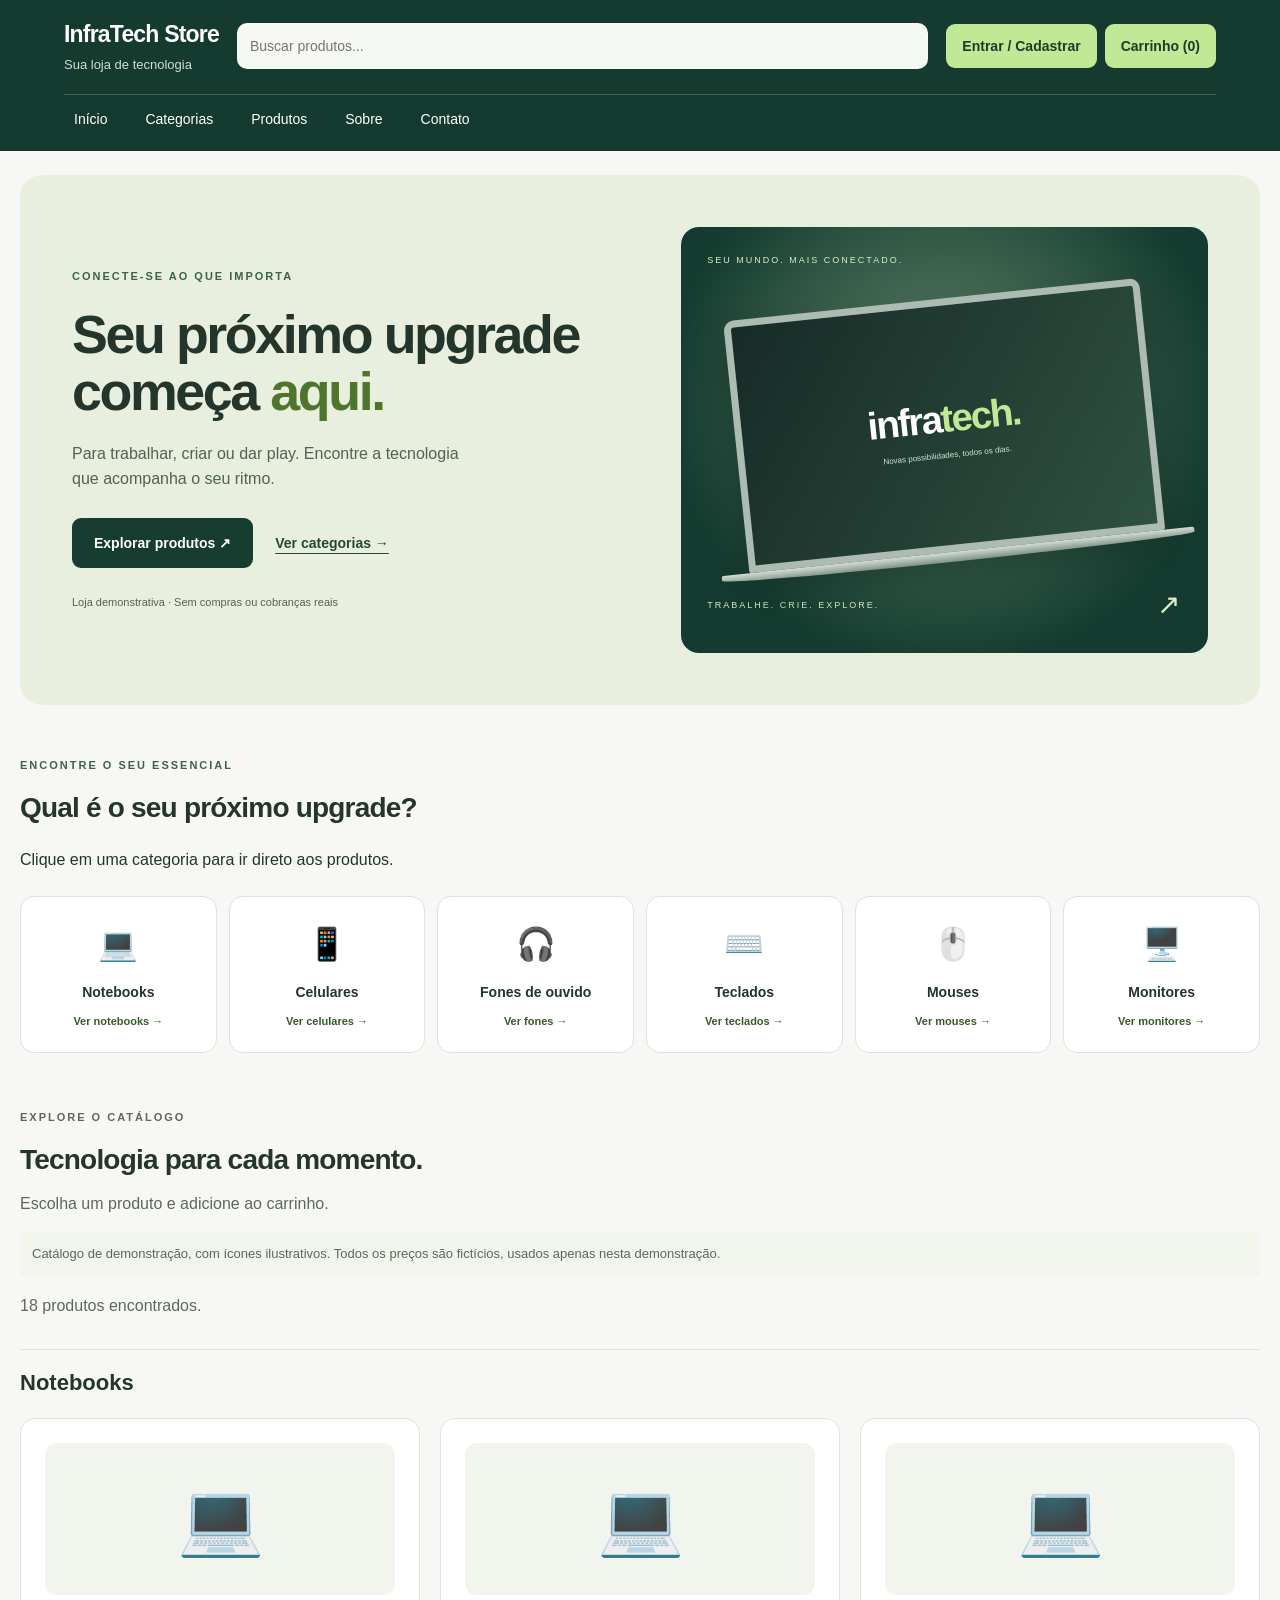
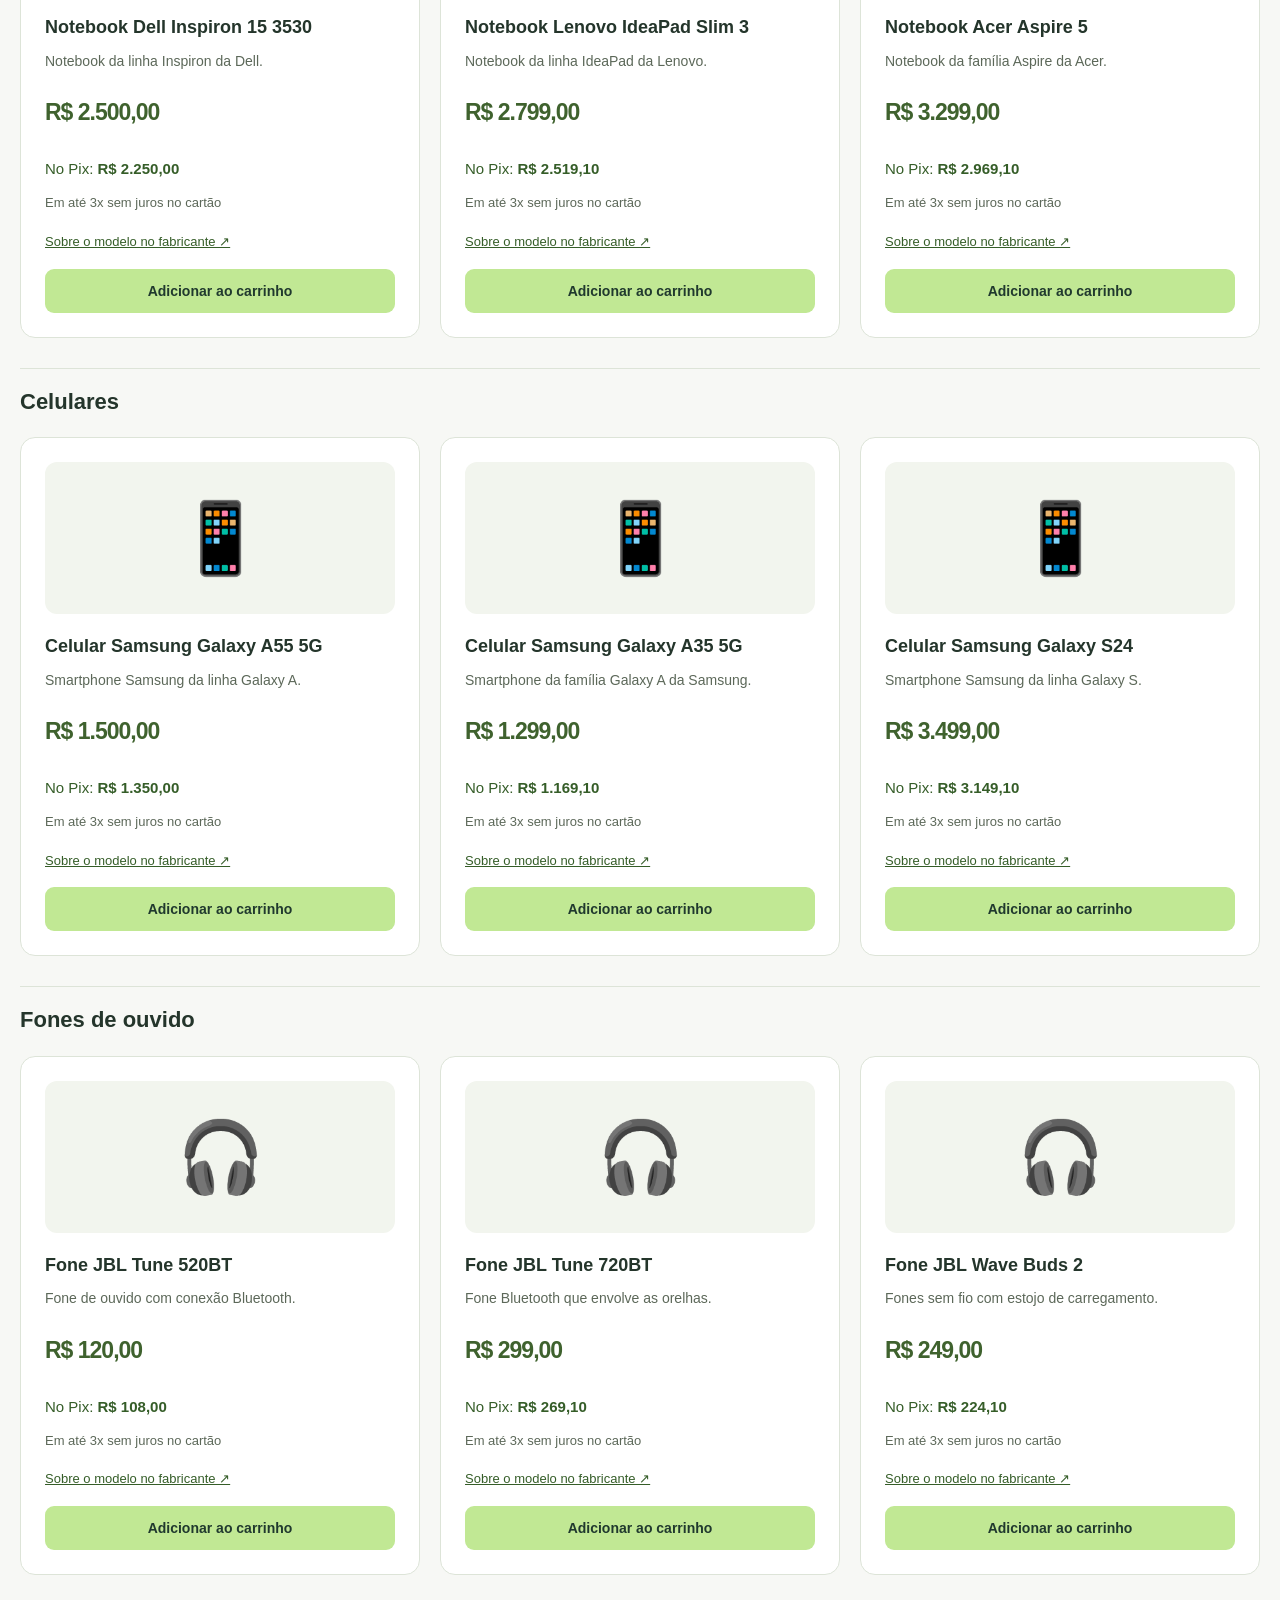
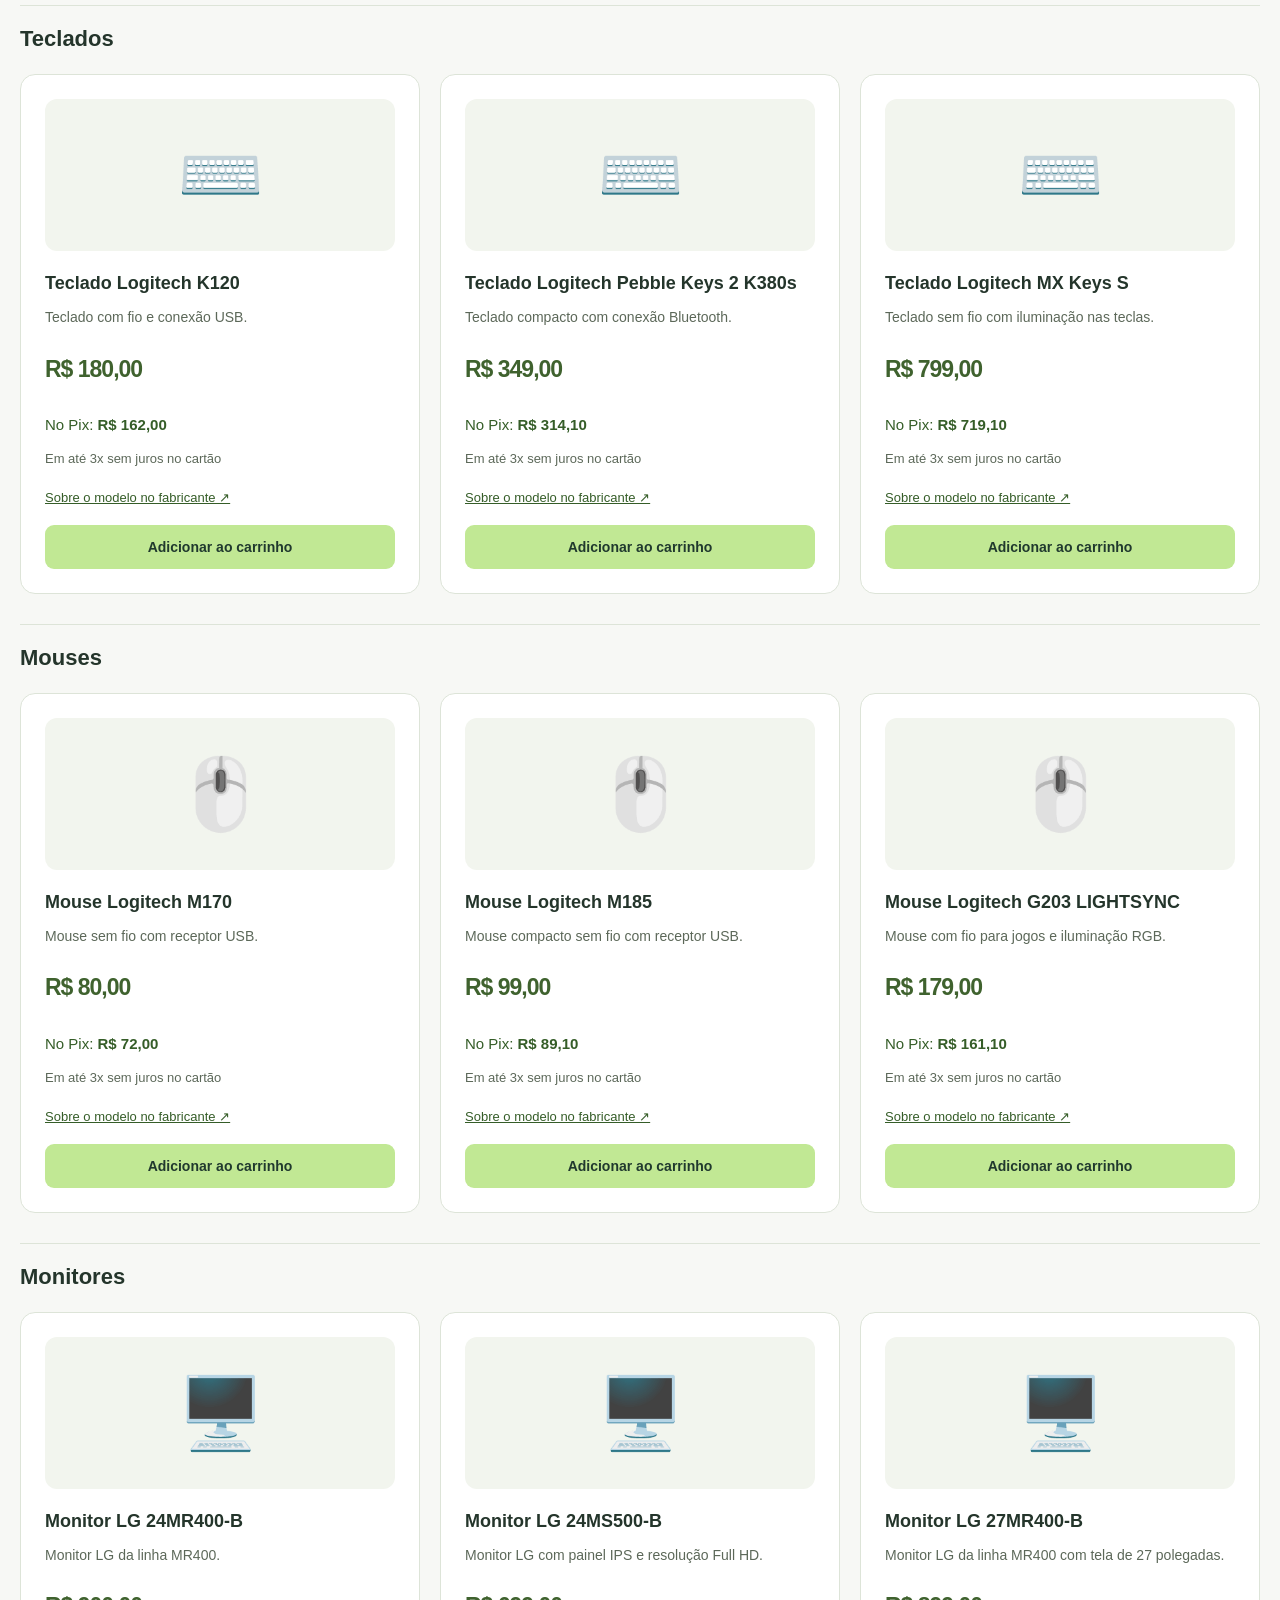
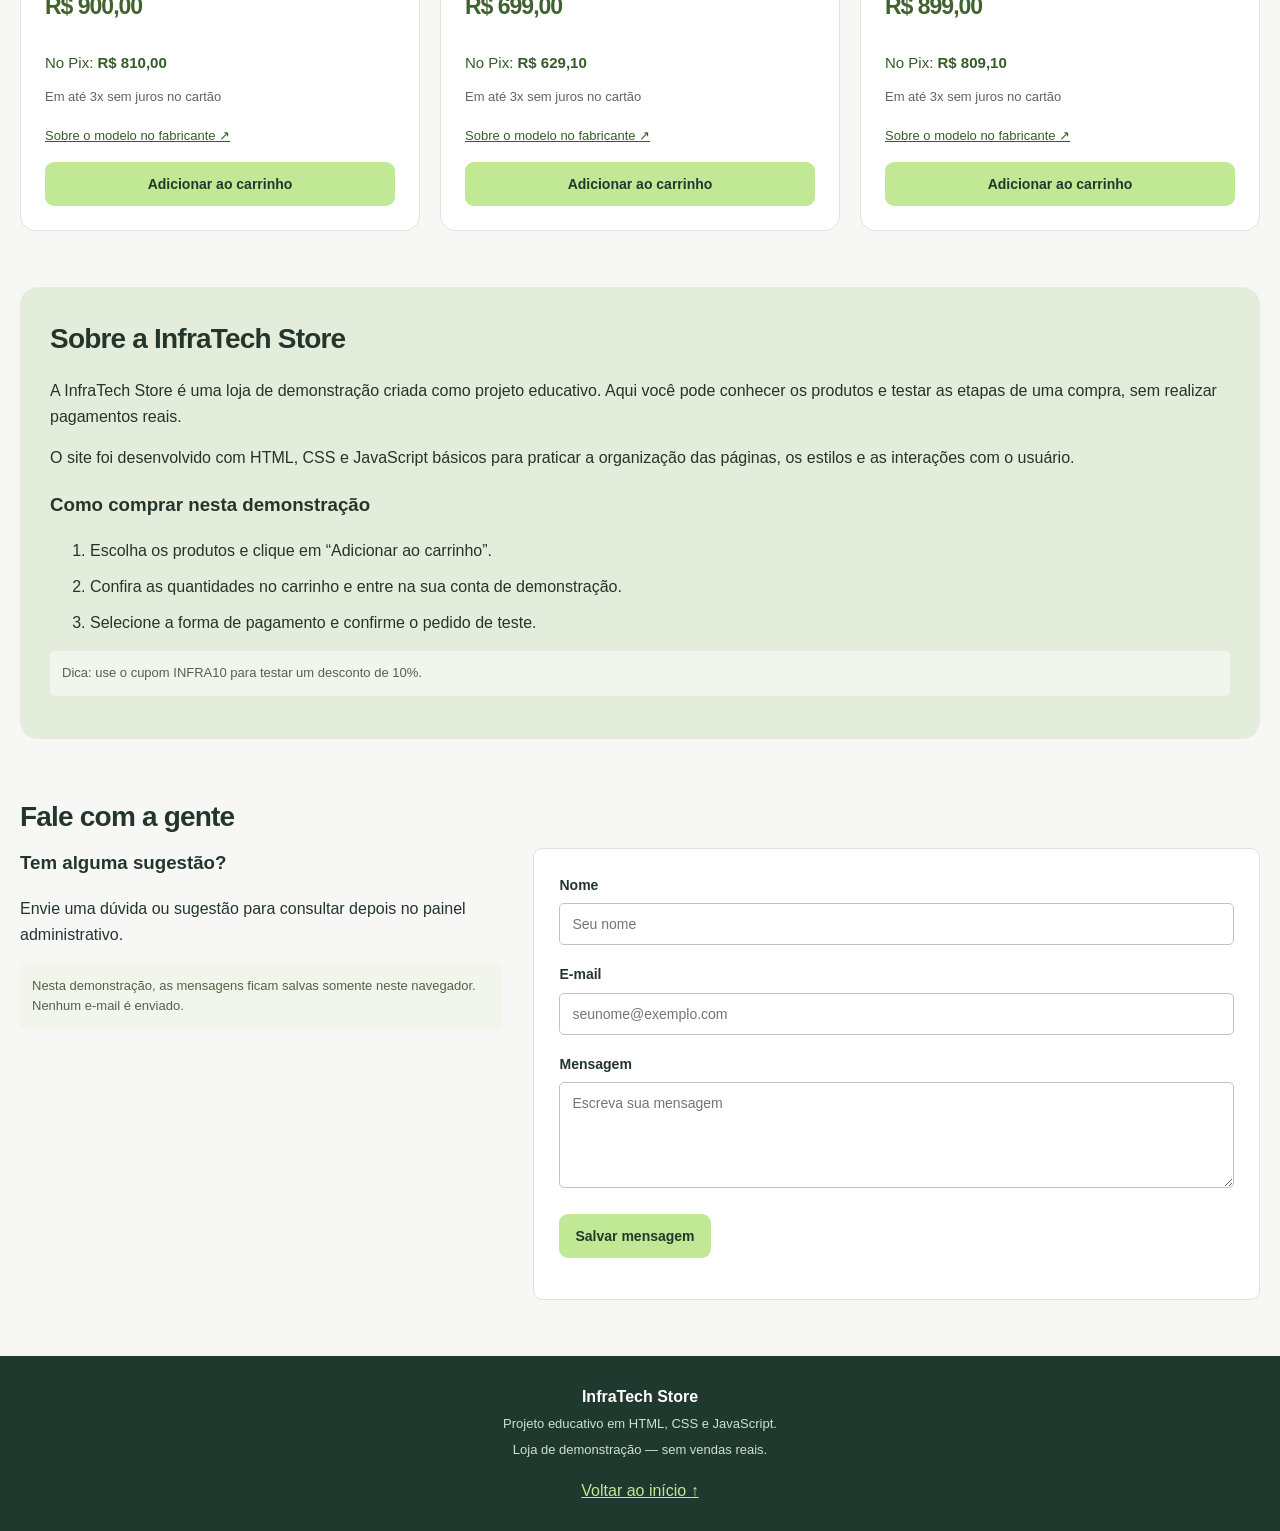
<file: index.html>
<!DOCTYPE html>
<html lang="pt-BR">
<head>
  <meta charset="UTF-8">
  <meta name="viewport" content="width=device-width, initial-scale=1.0">
  <title>InfraTech Store | Tecnologia para o seu dia a dia</title>
  <link rel="stylesheet" href="style.css?v=home-2">
  <link rel="stylesheet" href="admin.css?v=endereco-senha-forte-1">
</head>
<body><a class="pular-conteudo" href="#catalogo" onclick="limparPesquisa()">Pular para os produtos</a>
  <!-- Os links do menu usam href com o id de cada seção. -->
  <header>
    <div class="marca">
      <h1>InfraTech Store</h1>
      <p>Sua loja de tecnologia</p>
    </div>

    <input id="pesquisa" type="search" placeholder="Buscar produtos..."
      aria-label="Buscar produtos" oninput="buscarProdutos()">

    <div class="acoes">
      <button id="linkAdmin" class="escondido" onclick="abrir('admin')">Admin</button>
      <button onclick="abrir('login')" id="botaoConta">Entrar / Cadastrar</button>
      <button onclick="abrir('carrinho')">Carrinho (<span id="quantidade">0</span>)</button>
    </div>

    <nav class="menu" aria-label="Seções da loja">
      <a href="#inicio" onclick="limparPesquisa()">Início</a>
      <a href="#categorias" onclick="limparPesquisa()">Categorias</a>
      <a href="#catalogo" onclick="abrir('loja')">Produtos</a>
      <a href="#sobre" onclick="limparPesquisa()">Sobre</a>
      <a href="#contato" onclick="abrir('loja')">Contato</a>
    </nav>
  </header>

  <main>
    <!-- Loja: apresentação e lista de produtos. -->
    <section id="loja" class="tela">
      <section id="inicio" class="boas-vindas">
        <div class="hero-texto">
          <p class="destaque">CONECTE-SE AO QUE IMPORTA</p>
          <h2>Seu próximo upgrade começa <em>aqui.</em></h2>
          <p class="hero-descricao">Para trabalhar, criar ou dar play. Encontre a tecnologia que acompanha o seu ritmo.</p>
          <div class="hero-acoes"><a class="botao" href="#catalogo">Explorar produtos ↗</a><a class="hero-link" href="#categorias">Ver categorias →</a></div>
          <p class="hero-nota">Loja demonstrativa · Sem compras ou cobranças reais</p>
        </div>
        <div class="hero-visual" aria-hidden="true">
          <span class="visual-etiqueta">SEU MUNDO. MAIS CONECTADO.</span>
          <div class="notebook-ilustracao"><div class="notebook-tela"><span>infra<span class="tech">tech.</span></span><small>Novas possibilidades, todos os dias.</small></div><div class="notebook-base"></div></div>
          <div class="visual-legenda"><span>TRABALHE. CRIE. EXPLORE.</span><span>↗</span></div>
        </div>
      </section>

      <!-- Cada seção tem um id para receber os links do cabeçalho. -->
      <section id="categorias" class="secao">
        <p class="secao-rotulo">ENCONTRE O SEU ESSENCIAL</p><h2>Qual é o seu próximo upgrade?</h2>
        <p>Clique em uma categoria para ir direto aos produtos.</p>
        <div class="cartoes-info">
          <a class="cartao-info" href="#grupo-notebooks" onclick="limparPesquisa()">
            <span class="icone-categoria" aria-hidden="true">💻</span>
            <h3>Notebooks</h3>
            <p>Modelos Dell, Lenovo e Acer para conhecer e comparar.</p>
            <span class="link-categoria">Ver notebooks →</span>
          </a>
          <a class="cartao-info" href="#grupo-celulares" onclick="limparPesquisa()">
            <span class="icone-categoria" aria-hidden="true">📱</span>
            <h3>Celulares</h3>
            <p>Conheça os smartphones da linha Samsung Galaxy.</p>
            <span class="link-categoria">Ver celulares →</span>
          </a>
          <a class="cartao-info" href="#grupo-fones" onclick="limparPesquisa()">
            <span class="icone-categoria" aria-hidden="true">🎧</span>
            <h3>Fones de ouvido</h3>
            <p>Fones JBL das linhas Tune e Wave para ouvir suas músicas.</p>
            <span class="link-categoria">Ver fones →</span>
          </a>
          <a class="cartao-info" href="#grupo-teclados" onclick="limparPesquisa()">
            <span class="icone-categoria" aria-hidden="true">⌨️</span>
            <h3>Teclados</h3>
            <p>Opções Logitech com fio e sem fio para sua mesa.</p>
            <span class="link-categoria">Ver teclados →</span>
          </a>
          <a class="cartao-info" href="#grupo-mouses" onclick="limparPesquisa()">
            <span class="icone-categoria" aria-hidden="true">🖱️</span>
            <h3>Mouses</h3>
            <p>Modelos Logitech para tarefas do dia a dia e jogos.</p>
            <span class="link-categoria">Ver mouses →</span>
          </a>
          <a class="cartao-info" href="#grupo-monitores" onclick="limparPesquisa()">
            <span class="icone-categoria" aria-hidden="true">🖥️</span>
            <h3>Monitores</h3>
            <p>Conheça os modelos LG para completar seu computador.</p>
            <span class="link-categoria">Ver monitores →</span>
          </a>
        </div>
      </section>

      <section id="catalogo" class="secao">
        <div class="titulo-produtos">
          <p class="secao-rotulo">EXPLORE O CATÁLOGO</p><h2>Tecnologia para cada momento.</h2>
          <p>Escolha um produto e adicione ao carrinho.</p>
          <p class="aviso">Catálogo de demonstração, com ícones ilustrativos.
            Todos os preços são fictícios, usados apenas nesta demonstração.</p>
        </div>
        <p id="resultadoBusca" role="status"></p>
        <div id="produtos">
          <!-- Estes ids são os destinos dos links dos cartões de categorias. -->
          <section id="grupo-notebooks" class="grupo-produtos">
            <h3>Notebooks</h3>
            <div id="produtos-notebooks" class="produtos"></div>
          </section>
          <section id="grupo-celulares" class="grupo-produtos">
            <h3>Celulares</h3>
            <div id="produtos-celulares" class="produtos"></div>
          </section>
          <section id="grupo-fones" class="grupo-produtos">
            <h3>Fones de ouvido</h3>
            <div id="produtos-fones" class="produtos"></div>
          </section>
          <section id="grupo-teclados" class="grupo-produtos">
            <h3>Teclados</h3>
            <div id="produtos-teclados" class="produtos"></div>
          </section>
          <section id="grupo-mouses" class="grupo-produtos">
            <h3>Mouses</h3>
            <div id="produtos-mouses" class="produtos"></div>
          </section>
          <section id="grupo-monitores" class="grupo-produtos">
            <h3>Monitores</h3>
            <div id="produtos-monitores" class="produtos"></div>
          </section>
        </div>
      </section>

      <section id="sobre" class="secao sobre-loja">
        <h2>Sobre a InfraTech Store</h2>
        <p>A InfraTech Store é uma loja de demonstração criada como projeto educativo.
          Aqui você pode conhecer os produtos e testar as etapas de uma compra,
          sem realizar pagamentos reais.</p>
        <p>O site foi desenvolvido com HTML, CSS e JavaScript básicos para praticar
          a organização das páginas, os estilos e as interações com o usuário.</p>
        <h3>Como comprar nesta demonstração</h3>
        <ol>
          <li>Escolha os produtos e clique em “Adicionar ao carrinho”.</li>
          <li>Confira as quantidades no carrinho e entre na sua conta de demonstração.</li>
          <li>Selecione a forma de pagamento e confirme o pedido de teste.</li>
        </ol>
        <p class="aviso">Dica: use o cupom INFRA10 para testar um desconto de 10%.</p>
      </section>

      <section id="contato" class="secao">
        <h2>Fale com a gente</h2>
        <div class="bloco-contato">
          <div class="contato-texto">
            <h3>Tem alguma sugestão?</h3>
            <p>Envie uma dúvida ou sugestão para consultar depois no painel administrativo.</p>
            <p class="aviso">Nesta demonstração, as mensagens ficam salvas somente neste navegador.
              Nenhum e-mail é enviado.</p>
          </div>
          <form id="formContato" class="contato-formulario" onsubmit="enviarMensagem(); return false;">
            <label for="nomeContato">Nome</label>
            <input id="nomeContato" placeholder="Seu nome" autocomplete="name" maxlength="100" required>
            <label for="emailContato">E-mail</label>
            <input id="emailContato" type="email" placeholder="seunome@exemplo.com" autocomplete="email" maxlength="150" required>
            <label for="mensagemContato">Mensagem</label>
            <textarea id="mensagemContato" rows="5" placeholder="Escreva sua mensagem" maxlength="3000" required></textarea>
            <button type="submit">Salvar mensagem</button>
            <p id="retornoContato" role="status"></p>
          </form>
        </div>
      </section>
    </section>

    <!-- Formulários simples de entrada e cadastro. -->
    <section id="login" class="tela escondido formulario">
      <h2>Entrar na conta</h2>
      <p>Informe seu usuário ou e-mail e sua senha de demonstração.</p>
      <form onsubmit="entrar(); return false;">
        <label for="loginUsuario">E-mail ou usuário</label>
        <input id="loginUsuario" placeholder="Digite seu e-mail ou usuário" autocomplete="username" required>
        <label for="loginSenha">Senha</label>
        <input id="loginSenha" type="password" placeholder="Digite sua senha" autocomplete="current-password" required>
        <p id="mensagemLogin" role="status"></p>
        <button type="submit">Entrar</button>
      </form>
      <p>Não tem conta? <a href="#" onclick="abrir('cadastro'); return false;">Cadastre-se</a></p>
      <button class="secundario" onclick="abrir('loja')">Voltar à loja</button>
    </section>

    <section id="cadastro" class="tela escondido formulario cadastro">
      <h2>Criar conta</h2>
      <p class="cadastro-introducao">Preencha seus dados de acesso e o endereço de entrega para começar.</p>
      <p class="aviso">Cadastro apenas para demonstração, salvo neste navegador. Não use senhas reais.</p>
      <form onsubmit="cadastrar(); return false;">
        <div class="cadastro-colunas">
          <fieldset class="cadastro-grupo">
            <legend>Dados da conta</legend>
            <label for="novoUsuario">Usuário</label>
            <input id="novoUsuario" placeholder="Escolha um usuário" autocomplete="username" required>
            <label for="novoEmail">E-mail</label>
            <input id="novoEmail" type="email" placeholder="seunome@exemplo.com" autocomplete="email" maxlength="150" required>
            <label for="novaSenha">Senha de demonstração</label>
            <input id="novaSenha" type="password" placeholder="Crie uma senha com pelo menos 8 caracteres" autocomplete="new-password" minlength="8" pattern="(?=.*[A-Z])(?=.*[a-z])(?=.*[0-9])(?=.*[^A-Za-z0-9\s])\S{8,}" title="Use pelo menos 8 caracteres, incluindo maiúscula, minúscula, número e símbolo, sem espaços." aria-describedby="regrasSenha" required>
            <p id="regrasSenha" class="aviso">A senha deve ter pelo menos 8 caracteres, com letra maiúscula, letra minúscula, número e símbolo (como !, @ ou #). Não use sua senha real nesta demonstração.</p>
          </fieldset>
          <fieldset class="cadastro-grupo">
            <legend>Endereço de entrega</legend>
            <div class="cadastro-campos">
              <div>
                <label for="cadastroEnderecoCep">CEP</label>
                <input id="cadastroEnderecoCep" placeholder="00000-000" autocomplete="postal-code" maxlength="9" required inputmode="numeric" pattern="[0-9]{5}-?[0-9]{3}">
              </div>
              <div>
                <label for="cadastroEnderecoRua">Rua / avenida</label>
                <input id="cadastroEnderecoRua" placeholder="Nome da rua" autocomplete="address-line1" maxlength="150" required>
              </div>
              <div>
                <label for="cadastroEnderecoNumero">Número</label>
                <input id="cadastroEnderecoNumero" placeholder="Número ou s/n" maxlength="20" required>
              </div>
              <div>
                <label for="cadastroEnderecoComplemento">Complemento (opcional)</label>
                <input id="cadastroEnderecoComplemento" placeholder="Apartamento, bloco…" autocomplete="address-line2" maxlength="100">
              </div>
              <div class="cadastro-campo-inteiro">
                <label for="cadastroEnderecoBairro">Bairro</label>
                <input id="cadastroEnderecoBairro" placeholder="Bairro" maxlength="100" required>
              </div>
              <div>
                <label for="cadastroEnderecoCidade">Cidade</label>
                <input id="cadastroEnderecoCidade" placeholder="Cidade" autocomplete="address-level2" maxlength="100" required>
              </div>
              <div>
                <label for="cadastroEnderecoUf">Estado (UF)</label>
                <input id="cadastroEnderecoUf" placeholder="SP" autocomplete="address-level1" maxlength="2" required pattern="[A-Za-z]{2}">
              </div>
            </div>
          </fieldset>
        </div>
        <div class="cadastro-termos">
          <details id="termosPrivacidade">
            <summary>Leia os Termos de Uso e o Aviso de Privacidade</summary>
            <h3>Termos de Uso</h3>
            <p>A InfraTech Store é um projeto educativo. Cadastros, pedidos, pagamentos e entregas são simulações: não há venda, cobrança ou envio de produtos. Use apenas dados fictícios e uma senha de demonstração.</p>
            <h3>Aviso de Privacidade</h3>
            <p>O cadastro guarda usuário, e-mail, senha de demonstração, endereços e o registro deste aceite para permitir acesso à conta, escolha de entrega e simulação de compras. Mensagens enviadas pelo formulário de contato também são guardadas.</p>
            <p>Esses dados ficam no armazenamento local deste navegador, até serem excluídos. Não são enviados a um servidor pela aplicação. Quem tiver acesso ao navegador pode acessar esses dados; o painel demonstrativo exibe usuários, e-mails e mensagens. Não use dados pessoais ou senhas reais.</p>
            <p>Os dados do cartão são usados apenas para validar o formato na simulação e não são armazenados. O GitHub Pages hospeda o site e pode tratar dados técnicos de acesso conforme sua própria política de privacidade.</p>
            <p>Para consultar os endereços, entre na conta e abra a finalização da compra. Para excluir o cadastro local e retirar a autorização, remova os dados deste site nas configurações de privacidade do navegador. Isso também apaga contas, endereços e demais dados da demonstração nesse navegador.</p>
            <p>Não usamos este aceite como autorização para marketing. Versão dos termos e do aviso: 28/10/2026.</p>
          </details>
          <label class="linha-checkbox" for="aceiteTermos">
            <input id="aceiteTermos" type="checkbox" required aria-describedby="descricaoAceite">
            <span>Li e aceito os Termos de Uso e autorizo o uso dos dados para o cadastro e as compras de demonstração, conforme o Aviso de Privacidade.</span>
          </label>
          <p id="descricaoAceite" class="aviso">O aceite é necessário para criar a conta nesta demonstração. Leia os detalhes acima antes de marcar.</p>
        </div>
        <div class="cadastro-acoes">
          <button type="submit">Cadastrar</button>
          <button type="button" class="secundario" onclick="abrir('loja')">Voltar à loja</button>
        </div>
      </form>
      <p class="cadastro-login">Já tem conta? <a href="#" onclick="abrir('login'); return false;">Entrar</a></p>
    </section>

    <!-- Carrinho com os produtos escolhidos e o subtotal. -->
    <section id="carrinho" class="tela escondido">
      <h2>Meu carrinho</h2>
      <p id="avisoCarrinho" role="status"></p>
      <div id="itensCarrinho"></div>
      <div class="resumo">
        <h3 id="subtotal"></h3>
        <button class="secundario" onclick="abrir('loja')">Continuar comprando</button>
        <button onclick="irParaPagamento()">Finalizar compra</button>
      </div>
    </section>

    <!-- Pagamento de demonstração: nenhum valor será cobrado. -->
    <section id="pagamento" class="tela escondido formulario">
      <h2>Finalizar compra</h2>
      <p id="resumoCompra"></p>
      <p class="aviso">Para concluir o pedido, entre na sua conta e selecione um endereço de entrega.</p>
      <label for="cupom">Cupom de desconto</label>
      <input id="cupom" placeholder="Exemplo: INFRA10">
      <button class="secundario" onclick="aplicarCupom()">Aplicar cupom</button>
      <p id="mensagemCupom" role="status"></p>
      <section aria-label="Endereços de entrega">
        <h3>Onde você quer receber?</h3>
        <label for="enderecoEntrega">Escolha o endereço de entrega</label>
        <select id="enderecoEntrega" onchange="selecionarEnderecoEntrega()"></select>
        <p id="resumoEnderecoEntrega" role="status"></p>
        <button type="button" onclick="abrirFormularioEndereco()">Cadastrar novo endereço</button>
        <form id="formEnderecoEntrega" onsubmit="salvarEnderecoEntrega(); return false;">
          <h3>Cadastrar novo endereço</h3>
          <fieldset>
          <legend>Endereço de entrega</legend>
          <label for="entregaEnderecoCep">CEP</label>
          <input id="entregaEnderecoCep" placeholder="00000-000" maxlength="9" required inputmode="numeric" pattern="[0-9]{5}-?[0-9]{3}">
          <label for="entregaEnderecoRua">Rua / avenida</label>
          <input id="entregaEnderecoRua" placeholder="Nome da rua" maxlength="150" required>
          <label for="entregaEnderecoNumero">Número</label>
          <input id="entregaEnderecoNumero" placeholder="Número ou s/n" maxlength="20" required>
          <label for="entregaEnderecoComplemento">Complemento (opcional)</label>
          <input id="entregaEnderecoComplemento" placeholder="Apartamento, bloco…" maxlength="100" >
          <label for="entregaEnderecoBairro">Bairro</label>
          <input id="entregaEnderecoBairro" placeholder="Bairro" maxlength="100" required>
          <label for="entregaEnderecoCidade">Cidade</label>
          <input id="entregaEnderecoCidade" placeholder="Cidade" maxlength="100" required>
          <label for="entregaEnderecoUf">Estado (UF)</label>
          <input id="entregaEnderecoUf" placeholder="SP" maxlength="2" required pattern="[A-Za-z]{2}">
        </fieldset>
          <button type="submit">Salvar e usar este endereço</button>
          <p id="mensagemEnderecoEntrega" role="status"></p>
        </form>
      </section>
      <form onsubmit="finalizarCompra(); return false;">
        <label for="formaPagamento">Forma de pagamento</label>
        <select id="formaPagamento" onchange="mostrarPagamento()" required>
          <option value="">Selecione</option>
          <option value="Pix">Pix — 10% de desconto</option>
          <option value="Cartão de crédito">Cartão de crédito</option>
          <option value="Boleto">Boleto</option>
        </select>

        <fieldset id="dadosCartao" class="escondido" disabled>
          <legend>Dados do cartão de demonstração</legend>
          <p class="aviso">Use dados fictícios. Exemplo: 4111 1111 1111 1111, validade futura e CVV 123. A validação confere o formato, sem consultar banco ou cobrar valores.</p>
          <label for="nomeCartao">Nome do titular</label>
          <input id="nomeCartao" autocomplete="off" maxlength="100" required>
          <label for="numeroCartao">Número do cartão</label>
          <input id="numeroCartao" inputmode="numeric" autocomplete="off" placeholder="4111 1111 1111 1111" maxlength="23" required>
          <label for="validadeCartao">Validade (MM/AAAA)</label>
          <input id="validadeCartao" inputmode="numeric" autocomplete="off" placeholder="12/2030" maxlength="7" required>
          <label for="cvvCartao">Código de segurança (CVV)</label>
          <input id="cvvCartao" type="password" inputmode="numeric" autocomplete="off" maxlength="4" required>
          <p id="erroCartao" role="alert"></p>
        </fieldset>

        <div id="opcoesParcelamento" class="escondido">
          <label for="parcelas">Quantidade de parcelas</label>
          <select id="parcelas" onchange="mostrarPagamento()" required disabled>
            <option value="1">1x sem juros</option>
          </select>
          <p id="regraJuros" class="aviso"></p>
        </div>

        <div class="resumo-pagamento" aria-live="polite">
          <p id="descontoCupomPagamento"></p>
          <p id="descontoPixPagamento" class="desconto-pix"></p>
          <p id="jurosPagamento"></p>
          <p id="detalhesParcelamento"></p>
          <h3 id="totalPagamento"></h3>
        </div>

        <p class="aviso">Compra de demonstração. Nenhum pagamento será cobrado.</p>
        <button type="submit">Confirmar pedido</button>
      </form>
      <button class="secundario" onclick="abrir('carrinho')">Voltar ao carrinho</button>
    </section>

    <section id="sucesso" class="tela escondido formulario">
      <h2 tabindex="-1" id="tituloAgradecimento">Obrigado pela sua compra!</h2>
      <p>Seu pedido de demonstração foi concluído. A InfraTech Store agradece sua preferência!</p>
      <p id="detalhesPedido"></p>
      <p>Esta é uma compra de demonstração. Nenhum pagamento foi cobrado.</p>
      <button onclick="abrir('loja')">Voltar à loja</button>
    </section>
    <section id="admin" class="tela escondido">
      <h2>Administrar a loja</h2>
      <nav class="menu-admin" aria-label="Menu do painel">
        <a href="#resumoAdmin">Resumo</a>
        <a href="#mensagensAdmin">Mensagens</a>
        <a href="#usuariosAdmin">Usuários</a>
        <a href="#produtosAdmin">Produtos</a>
        <a href="#cuponsAdmin">Cupons</a>
        <button class="secundario" onclick="abrir('loja')">Voltar à loja</button>
      </nav>
      <p class="aviso">Painel demonstrativo. Os dados ficam salvos neste navegador.</p>

    <section id="resumoAdmin" class="secao">
      <h2>Visão geral</h2>
      <div class="indicadores">
        <div><strong id="totalProdutosAdmin">0</strong><span>Produtos ativos</span></div>
        <div><strong id="totalMensagensAdmin">0</strong><span>Mensagens não lidas</span></div>
        <div><strong id="totalUsuariosAdmin">0</strong><span>Usuários cadastrados</span></div>
        <div><strong id="totalCuponsAdmin">0</strong><span>Cupons ativos</span></div>
      </div>
    </section>

    <section id="mensagensAdmin" class="secao">
      <h2>Mensagens de contato</h2>
      <p>As novas mensagens enviadas pelo formulário da loja aparecem aqui.</p>
      <div id="listaMensagens"></div>
    </section>

    <section id="usuariosAdmin" class="secao">
      <h2>Usuários cadastrados</h2>
      <p>Consulte os nomes, e-mails e as datas de cadastro. As senhas não são exibidas.</p>
      <div class="tabela-container">
        <table>
          <caption>Cadastros da loja</caption>
          <thead><tr><th scope="col">Usuário</th><th scope="col">E-mail</th><th scope="col">Data de cadastro</th></tr></thead>
          <tbody id="listaUsuarios"></tbody>
        </table>
      </div>
    </section>

    <section id="produtosAdmin" class="secao">
      <h2>Gerenciar produtos</h2>
      <form id="formProduto" class="formulario admin-formulario" onsubmit="salvarProduto(); return false;">
        <h3 id="tituloFormProduto">Cadastrar produto</h3>
        <input id="produtoId" type="hidden">
        <div class="campos-admin">
          <div>
            <label for="nomeProduto">Nome</label>
            <input id="nomeProduto" maxlength="100" required placeholder="Nome do produto">
          </div>
          <div>
            <label for="categoriaProduto">Categoria</label>
            <select id="categoriaProduto" required>
              <option value="notebooks">Notebooks</option>
              <option value="celulares">Celulares</option>
              <option value="fones">Fones de ouvido</option>
              <option value="teclados">Teclados</option>
              <option value="mouses">Mouses</option>
              <option value="monitores">Monitores</option>
            </select>
          </div>
          <div>
            <label for="precoProduto">Preço padrão (R$)</label>
            <input id="precoProduto" type="number" min="0.01" max="999999.99" step="0.01" required placeholder="199.90">
          </div>
          <div>
            <label for="iconeProduto">Ícone ilustrativo</label>
            <select id="iconeProduto">
              <option value="📦">📦 Produto</option>
              <option value="💻">💻 Notebook</option>
              <option value="📱">📱 Celular</option>
              <option value="🎧">🎧 Fone</option>
              <option value="⌨️">⌨️ Teclado</option>
              <option value="🖱️">🖱️ Mouse</option>
              <option value="🖥️">🖥️ Monitor</option>
            </select>
          </div>
        </div>
        <label for="descricaoProduto">Descrição</label>
        <textarea id="descricaoProduto" rows="3" maxlength="600" required placeholder="Descreva o produto"></textarea>
        <label for="fonteProduto">Link do fabricante (opcional)</label>
        <input id="fonteProduto" type="url" pattern="https?://.*" maxlength="1500" placeholder="https://fabricante.com/produto">
        <label class="linha-checkbox" for="ativoProduto"><input id="ativoProduto" type="checkbox" checked> Produto ativo na loja</label>
        <button id="botaoSalvarProduto" type="submit">Cadastrar produto</button>
        <button id="cancelarProduto" class="secundario escondido" type="button" onclick="limparFormProduto()">Cancelar edição</button>
        <p id="mensagemProduto" class="mensagem-painel" role="status"></p>
      </form>

      <label for="filtroProdutosAdmin">Buscar na lista de produtos</label>
      <input id="filtroProdutosAdmin" class="filtro-admin" type="search" oninput="mostrarProdutosAdmin()" placeholder="Nome ou categoria">
      <div class="tabela-container">
        <table>
          <caption>Produtos cadastrados</caption>
          <thead><tr><th scope="col">Produto</th><th scope="col">Categoria</th><th scope="col">Preço</th><th scope="col">Situação</th><th scope="col">Ações</th></tr></thead>
          <tbody id="listaProdutosAdmin"></tbody>
        </table>
      </div>
    </section>

    <section id="cuponsAdmin" class="secao">
      <h2>Gerenciar cupons</h2>
      <p>Os cupons dão desconto percentual sobre o subtotal. O Pix aplica seus 10% depois do cupom.</p>
      <form id="formCupom" class="formulario admin-formulario" onsubmit="salvarCupom(); return false;">
        <h3 id="tituloFormCupom">Criar cupom</h3>
        <input id="cupomId" type="hidden">
        <div class="campos-admin">
          <div>
            <label for="codigoCupom">Código</label>
            <input id="codigoCupom" minlength="3" maxlength="30" pattern="[A-Za-z0-9_-]{3,30}" required placeholder="EXEMPLO15">
          </div>
          <div>
            <label for="percentualCupom">Desconto (%)</label>
            <input id="percentualCupom" type="number" min="0.01" max="100" step="0.01" required placeholder="15">
          </div>
        </div>
        <label class="linha-checkbox" for="ativoCupom"><input id="ativoCupom" type="checkbox" checked> Cupom ativo</label>
        <button id="botaoSalvarCupom" type="submit">Criar cupom</button>
        <button id="cancelarCupom" class="secundario escondido" type="button" onclick="limparFormCupom()">Cancelar edição</button>
        <p id="mensagemCupomAdmin" class="mensagem-painel" role="status"></p>
      </form>
      <div class="tabela-container">
        <table>
          <caption>Cupons cadastrados</caption>
          <thead><tr><th scope="col">Código</th><th scope="col">Desconto</th><th scope="col">Situação</th><th scope="col">Ações</th></tr></thead>
          <tbody id="listaCuponsAdmin"></tbody>
        </table>
      </div>
    </section>
    </section>
  </main>

  <footer>
    <strong>InfraTech Store</strong>
    <p>Projeto educativo em HTML, CSS e JavaScript.</p>
    <p>Loja de demonstração — sem vendas reais.</p>
    <a href="#inicio" onclick="limparPesquisa()">Voltar ao início ↑</a>
  </footer>
  <script src="dados.js?v=endereco-senha-forte-1"></script>
  <script src="script.js?v=endereco-senha-forte-1"></script>
</body>
</html>
</file>
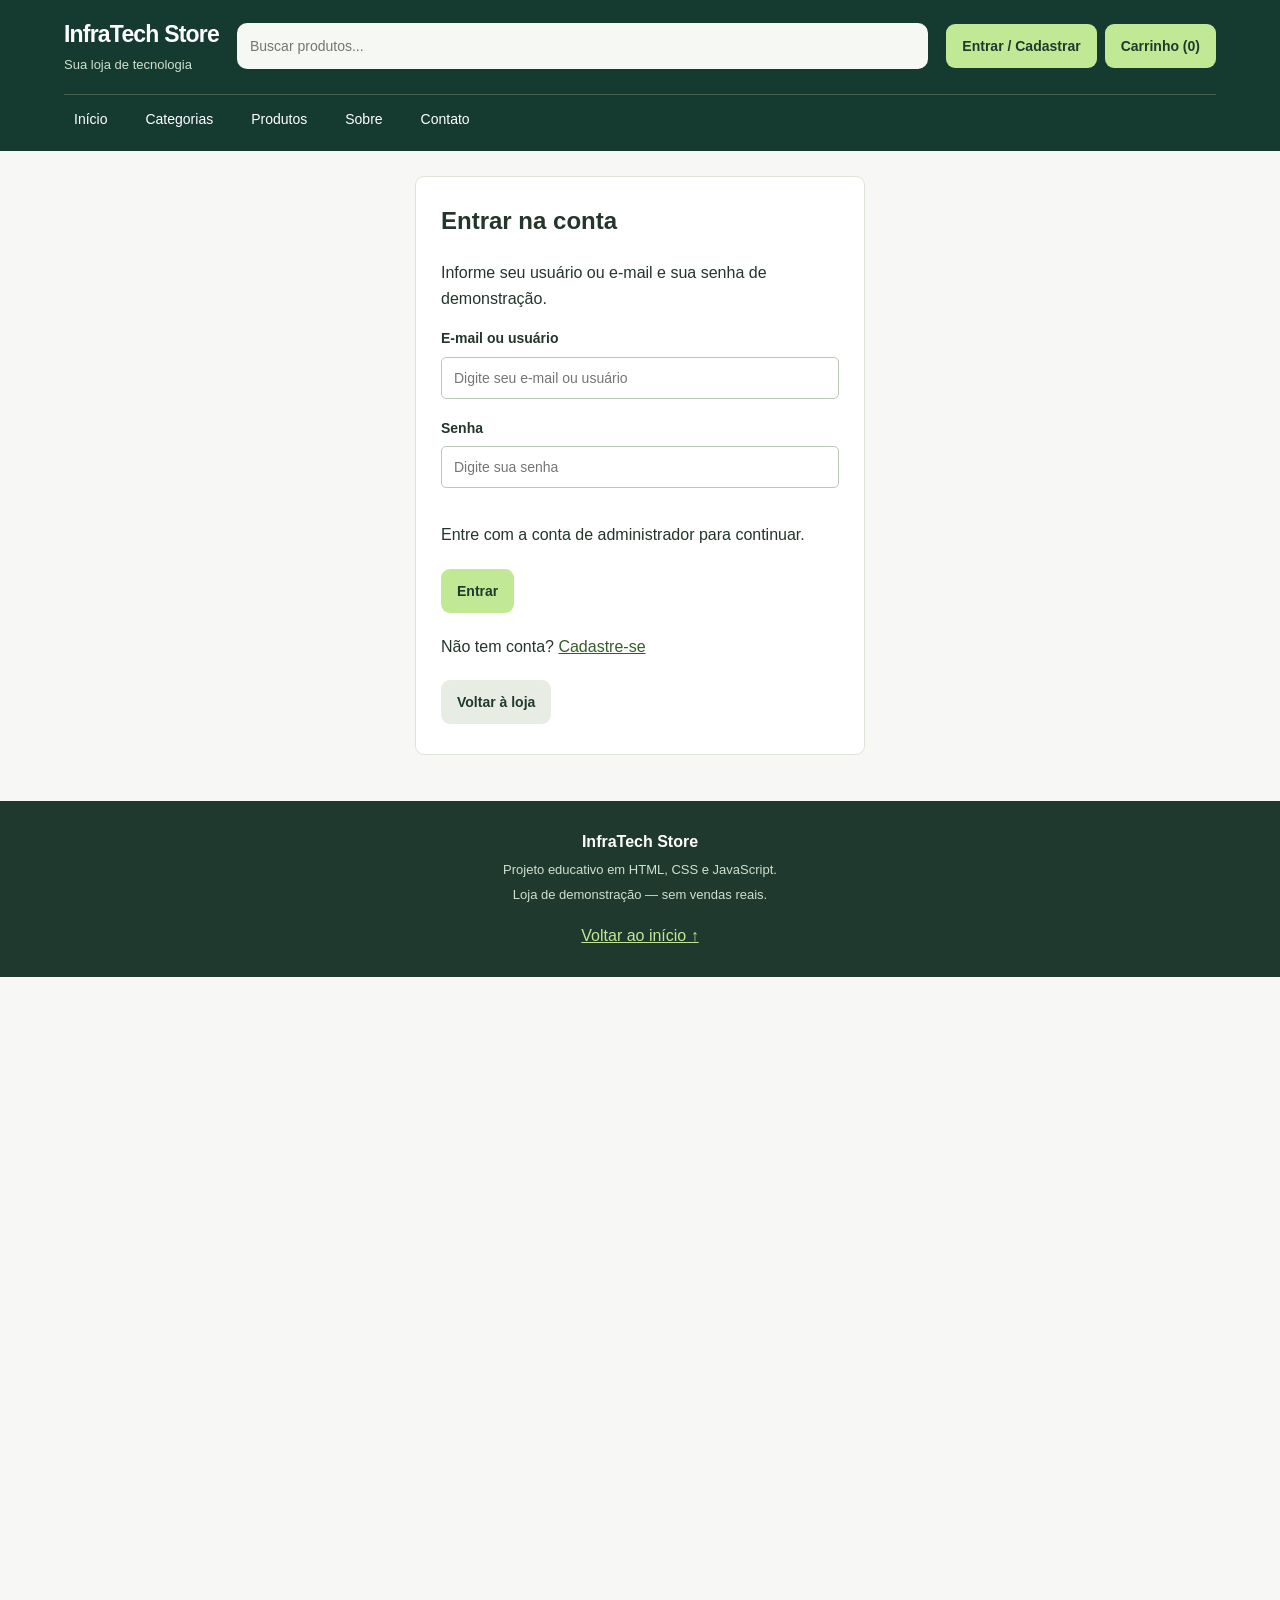
<file: admin.html>
<!DOCTYPE html>
<html lang="pt-BR">
<head>
  <meta charset="UTF-8">
  <meta name="viewport" content="width=device-width, initial-scale=1.0">
  <meta http-equiv="refresh" content="0;url=index.html?admin=1">
  <title>Admin — InfraTech Store</title>
</head>
<body>
  <p>O painel agora está dentro da loja. <a href="index.html?admin=1">Abrir a loja</a>.</p>
</body>
</html>
</file>
<file: style.css>
/* Configurações gerais da página. */
* {
  box-sizing: border-box;
}

html {
  scroll-behavior: smooth;
}

body {
  margin: 0;
  font-family: Arial, sans-serif;
  background: #f4f6f2;
  color: #24352b;
  line-height: 1.6;
}

/* Cabeçalho e menu. */
header {
  position: fixed;
  top: 0;
  left: 0;
  width: 100%;
  z-index: 1000;
  background: #20392e;
  color: white;
  padding: 24px 5%;
  display: flex;
  align-items: center;
  justify-content: space-between;
  gap: 24px;
  flex-wrap: wrap;
}

.marca h1 {
  margin: 0;
  font-size: 26px;
}

.marca p {
  margin: 2px 0 0;
  font-size: 13px;
  color: #d0dfce;
}

header input {
  flex: 1;
  min-width: 180px;
  padding: 13px;
  border: 0;
  border-radius: 6px;
  font-size: 14px;
}

.acoes, .menu {
  display: flex;
  gap: 8px;
  flex-wrap: wrap;
}

.menu {
  width: 100%;
  padding-top: 14px;
  border-top: 1px solid #486052;
}

.menu a {
  color: white;
  padding: 8px 16px;
  border-radius: 5px;
  text-decoration: none;
}

.menu a:hover, .menu a:focus-visible {
  background: #385543;
}

button, .botao {
  display: inline-block;
  background: #c1e894;
  color: #20392e;
  padding: 12px 16px;
  border: 0;
  border-radius: 6px;
  cursor: pointer;
  font-family: Arial, sans-serif;
  font-size: 14px;
  font-weight: bold;
  text-decoration: none;
}

button:hover, .botao:hover {
  background: #acd77a;
}

.secundario {
  background: #e8ede4;
}

.secundario:hover {
  background: #d7e0d1;
}

/* Apresentação da loja. */
main {
  max-width: 1100px;
  min-height: 65vh;
  margin: 30px auto;
  padding: 0 20px;
}

.boas-vindas {
  background: #e4eddc;
  padding: 38px;
  border-radius: 10px;
  margin-bottom: 32px;
}

.boas-vindas h2 {
  font-size: 32px;
  line-height: 1.3;
  margin: 10px 0;
}

.boas-vindas p {
  margin: 0 0 18px;
}

.boas-vindas .destaque {
  font-size: 12px;
  font-weight: bold;
  color: #456438;
  margin-bottom: 8px;
}

.titulo-produtos h2 {
  margin-bottom: 4px;
}

.titulo-produtos p {
  margin-top: 0;
  color: #5c6859;
}

/* Seções de categorias, sobre a loja e contato. */
.secao {
  margin-bottom: 40px;
}

.secao h2 {
  margin-top: 0;
}

.cartoes-info {
  display: flex;
  justify-content: space-between;
  flex-wrap: wrap;
  gap: 20px;
}

.cartao-info {
  width: 31%;
  background: white;
  padding: 24px;
  border: 1px solid #dde4d8;
  border-radius: 9px;
  color: #24352b;
  text-decoration: none;
}

.cartao-info:hover, .cartao-info:focus-visible {
  background: #eaf2e2;
  border-color: #789465;
}

.link-categoria {
  display: block;
  margin-top: 18px;
  font-weight: bold;
  color: #355d28;
}

.icone-categoria {
  font-size: 36px;
}

.cartao-info h3 {
  margin: 10px 0;
}

.cartao-info p {
  margin-bottom: 0;
  color: #5c6859;
}

.sobre-loja {
  background: #e4eddc;
  padding: 30px;
  border-radius: 10px;
}

.sobre-loja li {
  margin-bottom: 10px;
}

.bloco-contato {
  display: flex;
  gap: 30px;
}

.contato-texto {
  width: 40%;
}

.contato-formulario {
  width: 60%;
  background: white;
  padding: 25px;
  border: 1px solid #dde4d8;
  border-radius: 9px;
}

.contato-texto h3 {
  margin-top: 0;
}

.contato-formulario textarea {
  resize: vertical;
}

#retornoContato {
  color: #355d28;
}

/* Cartões dos produtos. */
.grupo-produtos {
  margin-top: 30px;
  padding-top: 15px;
  border-top: 1px solid #dde4d8;
}

.grupo-produtos > h3 {
  font-size: 22px;
  margin: 0 0 18px;
}

#resultadoBusca {
  color: #5c6859;
}

.produtos {
  display: flex;
  justify-content: space-between;
  flex-wrap: wrap;
  gap: 20px;
}

.produto {
  width: 31%;
  background: white;
  border: 1px solid #dde4d8;
  border-radius: 9px;
  padding: 20px;
  text-align: center;
}

.produto h4 {
  font-size: 18px;
  margin-top: 18px;
  margin-bottom: 8px;
}

.descricao-produto {
  color: #5c6859;
  font-size: 14px;
  margin: 0 0 12px;
}

.fonte-produto {
  display: inline-block;
  font-size: 13px;
  margin-bottom: 16px;
}

.foto {
  font-size: 70px;
  background: #f1f5ec;
  padding: 20px;
  border-radius: 7px;
}

.preco {
  color: #3f622e;
  font-weight: bold;
  font-size: 23px;
  margin: 10px 0 18px;
}

.preco-pix {
  color: #355d28;
  font-size: 15px;
  margin: 8px 0 12px;
}

.condicoes-cartao {
  color: #5c6859;
  font-size: 13px;
  margin: 0 0 18px;
}

.produto button {
  width: 100%;
}

/* Formulários e telas da compra. */
.escondido {
  display: none;
}

.formulario, .resumo {
  background: white;
  border: 1px solid #dde4d8;
  border-radius: 9px;
  padding: 25px;
}

.formulario {
  max-width: 450px;
  margin: 25px auto;
}

.formulario h2 {
  margin-top: 0;
}

.formulario label, .contato-formulario label {
  display: block;
  font-weight: bold;
  font-size: 14px;
}

.formulario input, .formulario select,
.contato-formulario input, .contato-formulario textarea {
  width: 100%;
  padding: 12px;
  margin: 7px 0 18px;
  border: 1px solid #bcc7b6;
  border-radius: 5px;
  font-family: Arial, sans-serif;
  font-size: 14px;
}

.formulario button, .resumo button {
  margin: 5px 5px 5px 0;
}

/* O cadastro tem mais campos e aproveita a largura disponível. */
.cadastro {
  width: 100%;
  max-width: 1000px;
  padding: 32px;
  border-radius: 12px;
  box-shadow: 0 8px 28px rgba(32, 57, 46, 0.06);
}

.cadastro h2 {
  margin-bottom: 6px;
  font-size: 28px;
}

.cadastro-introducao {
  margin: 0 0 20px;
  color: #5c6859;
}

.cadastro-colunas {
  display: grid;
  grid-template-columns: minmax(0, 0.85fr) minmax(0, 1.25fr);
  gap: 24px;
  margin: 28px 0;
}

.cadastro-grupo {
  min-width: 0;
  margin: 0;
  padding: 20px;
  border: 1px solid #dde4d8;
  border-radius: 8px;
}

.cadastro-grupo legend {
  padding: 0 8px;
  font-size: 18px;
  font-weight: bold;
}

.cadastro-campos {
  display: grid;
  grid-template-columns: repeat(2, minmax(0, 1fr));
  gap: 0 16px;
}

.cadastro-campo-inteiro {
  grid-column: 1 / -1;
}

.cadastro input:focus-visible,
.cadastro summary:focus-visible,
.cadastro button:focus-visible,
.cadastro a:focus-visible {
  outline: 2px solid #355d28;
  outline-offset: 3px;
}

.cadastro-termos {
  padding: 20px;
  background: #f7f9f5;
  border: 1px solid #dde4d8;
  border-radius: 8px;
  font-size: 14px;
  overflow-wrap: anywhere;
}

.cadastro-termos summary {
  color: #355d28;
  cursor: pointer;
  font-weight: bold;
}

.cadastro .linha-checkbox {
  display: flex;
  align-items: flex-start;
  gap: 12px;
  margin-top: 18px;
  font-weight: normal;
  cursor: pointer;
}

.cadastro .linha-checkbox input {
  flex: 0 0 18px;
  width: 18px;
  height: 18px;
  margin: 3px 0 0;
  padding: 0;
  accent-color: #355d28;
}

.cadastro #descricaoAceite {
  margin: 12px 0 0;
}

.cadastro-acoes {
  display: flex;
  flex-wrap: wrap;
  gap: 12px;
  margin-top: 24px;
}

.cadastro-acoes button {
  min-width: 160px;
  margin: 0;
}

.cadastro-login {
  margin: 20px 0 0;
}

.aviso {
  background: #f1f5ec;
  color: #526347;
  padding: 12px;
  border-radius: 5px;
  font-size: 13px;
}

.item {
  display: flex;
  align-items: center;
  justify-content: space-between;
  gap: 12px;
  margin: 12px 0;
  padding: 20px;
  background: white;
  border: 1px solid #dde4d8;
  border-radius: 8px;
  flex-wrap: wrap;
}

.item button {
  margin: 3px;
  min-width: 42px;
}

.resumo {
  margin-top: 20px;
}

.resumo h3 {
  margin-top: 0;
}

.resumo-pagamento {
  border-top: 1px solid #dde4d8;
  padding-top: 12px;
}

.resumo-pagamento p {
  font-size: 14px;
  margin: 8px 0;
}

.desconto-pix {
  color: #355d28;
  font-weight: bold;
}

#detalhesPedido {
  white-space: pre-line;
}

a {
  color: #355d28;
}

footer {
  text-align: center;
  background: #20392e;
  color: white;
  padding: 28px 20px;
  margin-top: 40px;
}

footer p {
  margin: 5px 0;
  color: #d0dfce;
  font-size: 13px;
}

footer a {
  display: inline-block;
  color: #c1e894;
  margin-top: 12px;
}

/* Ajustes simples para tablet e celular. */
@media (max-width: 900px) {
  .cadastro-colunas {
    grid-template-columns: minmax(0, 1fr);
  }

  .produto, .cartao-info {
    width: 48%;
  }
}

@media (max-width: 600px) {
  .cadastro {
    padding: 20px;
  }

  .cadastro-grupo, .cadastro-termos {
    padding: 16px;
  }

  .cadastro-campos {
    grid-template-columns: minmax(0, 1fr);
  }

  .cadastro-acoes button {
    width: 100%;
    min-width: 0;
  }

  header {
    flex-direction: column;
    align-items: stretch;
    gap: 18px;
  }

  .marca {
    text-align: center;
  }

  .acoes, .menu {
    justify-content: center;
  }

  .acoes button, .menu a {
    font-size: 12px;
    padding: 10px;
  }

  .boas-vindas {
    padding: 24px;
  }

  .boas-vindas h2 {
    font-size: 26px;
  }

  .produto, .cartao-info {
    width: 100%;
  }

  .sobre-loja {
    padding: 24px;
  }

  .bloco-contato {
    flex-direction: column;
    gap: 18px;
  }

  .contato-texto, .contato-formulario {
    width: 100%;
  }
}

@media (prefers-reduced-motion: reduce) {
  html {
    scroll-behavior: auto;
  }
}

/* Página inicial: identidade, hierarquia e adaptação para telas pequenas. */
body { background: #f7f8f5; }
header { padding: 16px max(5%, calc((100% - 1240px)/2)); gap: 18px; background: #153b30; }
.marca h1 { font-size: 23px; letter-spacing: -.8px; }
header input { border-radius: 10px; background: #f6f8f4; min-height: 46px; }
.menu { padding-top: 8px; gap: 18px; }
.menu a { padding: 5px 10px; font-size: 14px; }
main { max-width: 1280px; margin-top: 24px; }
button, .botao { border-radius: 9px; min-height: 44px; }
:focus-visible { outline: 3px solid #598c29; outline-offset: 4px; }
.pular-conteudo { position: fixed; top: -100px; left: 20px; z-index: 2000; padding: 12px 20px; background: white; color: #153b30; }
.pular-conteudo:focus { top: 12px; }
.boas-vindas { display: grid; grid-template-columns: 1.1fr 1fr; align-items: center; gap: 30px; padding: 52px; border-radius: 22px; background: #e8efdf; overflow: hidden; margin-bottom: 52px; }
.boas-vindas .destaque, .secao-rotulo { font-size: 11px; letter-spacing: 2px; font-weight: 700; color: #3d624a; }
.boas-vindas h2 { font-size: clamp(36px, 4.2vw, 58px); line-height: 1.07; letter-spacing: -2.4px; margin: 20px 0; max-width: 560px; }
.boas-vindas h2 em { font-style: normal; color: #4f742c; }
.hero-descricao { max-width: 400px; color: #506252; font-size: 16px; }
.hero-acoes { display: flex; gap: 22px; align-items: center; flex-wrap: wrap; margin: 26px 0; }
.hero-acoes .botao { background: #173d30; color: white; padding: 14px 22px; }
.hero-acoes .botao:hover { background: #2b563e; }
.hero-link { color: #234833; font-size: 14px; font-weight: 700; text-underline-offset: 5px; }
.boas-vindas .hero-nota { font-size: 11px; color: #53634d; margin: 22px 0 0; }
.hero-visual { min-height: 320px; border-radius: 18px; padding: 26px; background: radial-gradient(ellipse at 50% 40%, #608569, #153b30 75%); color: #d9edc6; display: flex; flex-direction: column; justify-content: space-between; }
.visual-etiqueta, .visual-legenda { font-size: 9px; letter-spacing: 2px; }
.visual-legenda { display: flex; justify-content: space-between; align-items: center; }
.visual-legenda > :last-child { font-size: 28px; }
.notebook-ilustracao { padding: 32px 0 20px; transform: rotate(-6deg); }
.notebook-tela { width: 88%; margin: auto; aspect-ratio: 1.65; background: linear-gradient(125deg, #172b27, #2e5141); border: 7px solid #aebbb3; border-radius: 10px 10px 2px 2px; box-shadow: 0 20px 35px #0b211c66; display: flex; flex-direction: column; justify-content: center; align-items: center; }
.notebook-tela > span { font-size: clamp(24px, 3vw, 42px); font-weight: 700; letter-spacing: -2px; color: white; }
.tech { color: #c1e894; }
.notebook-tela small { font-size: 8px; color: #d3e4d6; }
.notebook-base { height: 10px; border-radius: 2px 2px 50% 50%; background: linear-gradient(#d5ddd6, #7d9386); }
.secao { margin-bottom: 56px; }
.secao h2 { font-size: 28px; letter-spacing: -.8px; margin-bottom: 8px; }
.cartoes-info { display: grid; grid-template-columns: repeat(6, minmax(0, 1fr)); gap: 12px; margin-top: 24px; }
.cartao-info { width: auto; padding: 22px 12px; text-align: center; border-radius: 14px; transition: transform .18s, border-color .18s; }
.cartao-info:hover { transform: translateY(-4px); }
.cartao-info h3 { font-size: 14px; }
.cartao-info p { display: none; }
.link-categoria { font-size: 11px; margin-top: 8px; }
.icone-categoria { display: block; font-size: 32px; }
.produtos { display: grid; grid-template-columns: repeat(3, minmax(0, 1fr)); }
.produto { width: auto; border-radius: 15px; text-align: left; padding: 24px; display: flex; flex-direction: column; }
.produto .foto { background: #f2f5ee; border-radius: 12px; text-align: center; padding: 20px; }
.produto button { margin-top: auto; width: 100%; }
.produto .preco { letter-spacing: -1px; }
.sobre-loja { border-radius: 18px; }
@media (max-width: 950px) {
  .boas-vindas { padding: 32px; gap: 20px; }
  .cartoes-info { grid-template-columns: repeat(3, minmax(0, 1fr)); }
}
@media (max-width: 650px) {
  header { padding: 12px 16px; gap: 10px; }
  .marca { width: 100%; }
  .marca p { display: none; }
  header input { width: 100%; flex-basis: 100%; order: 2; }
  .acoes { width: 100%; }
  .acoes button { flex: 1; font-size: 12px; padding: 10px; }
  .menu { order: 3; gap: 2px; justify-content: space-between; }
  .menu a { font-size: 12px; padding: 6px; }
  main { padding: 0 16px; margin-top: 16px; }
  .boas-vindas { grid-template-columns: 1fr; padding: 26px; gap: 30px; }
  .boas-vindas h2 { font-size: 40px; }
  .hero-visual { min-height: 260px; }
  .hero-acoes { gap: 16px; }
  .cartoes-info { grid-template-columns: repeat(2, minmax(0, 1fr)); }
  .produtos { grid-template-columns: 1fr; }
  .secao h2 { font-size: 25px; }
}
@media (prefers-reduced-motion: reduce) {
  html { scroll-behavior: auto; }
  .cartao-info { transition: none; }
}

/* Mantém as seções filtradas ocultas após as regras de layout. */
.escondido { display: none; }
</file>
<file: admin.css>
/* Estilos simples do painel, usando as mesmas cores da loja. */
.menu-admin {
  display: flex;
  align-items: center;
  flex-wrap: wrap;
  gap: 12px;
  padding: 16px;
  margin-bottom: 24px;
  border: 1px solid #dde4d8;
  border-radius: 8px;
  background: white;
}

.menu-admin a {
  padding: 6px;
}

.indicadores {
  display: flex;
  gap: 16px;
  flex-wrap: wrap;
}

.indicadores > div {
  flex: 1;
  min-width: 160px;
  padding: 22px;
  border: 1px solid #dde4d8;
  border-radius: 8px;
  background: white;
}

.indicadores strong, .indicadores span {
  display: block;
}

.indicadores strong {
  font-size: 30px;
  color: #3f622e;
}

.indicadores span {
  font-size: 14px;
}

.admin-formulario {
  max-width: none;
  margin: 20px 0;
}

.admin-formulario h3 {
  margin-top: 0;
}

.campos-admin {
  display: flex;
  gap: 20px;
  flex-wrap: wrap;
}

.campos-admin > div {
  flex: 1;
  min-width: 200px;
}

.admin-formulario textarea {
  width: 100%;
  border: 1px solid #bcc7b6;
  border-radius: 5px;
  font-family: Arial, sans-serif;
  font-size: 14px;
  padding: 12px;
  margin: 7px 0 18px;
  resize: vertical;
}

.admin-formulario .linha-checkbox {
  display: flex;
  align-items: center;
  gap: 9px;
  margin-bottom: 18px;
}

.admin-formulario .linha-checkbox input {
  width: auto;
  margin: 0;
}

.filtro-admin {
  display: block;
  width: 100%;
  padding: 12px;
  margin: 8px 0 18px;
  border: 1px solid #bcc7b6;
  border-radius: 5px;
  font: inherit;
}

.tabela-container {
  overflow-x: auto;
  border: 1px solid #dde4d8;
  border-radius: 8px;
  background: white;
}

table {
  width: 100%;
  border-collapse: collapse;
  font-size: 14px;
}

caption {
  text-align: left;
  font-weight: bold;
  padding: 16px;
}

th, td {
  padding: 14px;
  text-align: left;
  border-top: 1px solid #dde4d8;
  overflow-wrap: break-word;
}

th {
  background: #e4eddc;
}

td button {
  padding: 8px 12px;
  margin: 3px;
  font-size: 12px;
}

.situacao {
  display: inline-block;
  border-radius: 5px;
  padding: 4px 8px;
  background: #e4eddc;
  font-size: 12px;
  white-space: nowrap;
}

.situacao.inativo {
  background: #f0e7de;
  color: #784b2b;
}

.mensagem-admin {
  padding: 22px;
  margin-bottom: 15px;
  border: 1px solid #dde4d8;
  border-left: 4px solid #91b768;
  border-radius: 8px;
  background: white;
  overflow-wrap: break-word;
}

.mensagem-admin.lida {
  border-left-color: #bcc7b6;
}

.mensagem-admin h3 {
  margin: 0 0 6px;
}

.mensagem-texto {
  white-space: pre-wrap;
}

.mensagem-painel {
  color: #355d28;
  font-weight: bold;
  overflow-wrap: break-word;
}

@media (max-width: 600px) {
  .admin-formulario {
    padding: 20px;
  }

  .campos-admin {
    display: block;
  }

  .campos-admin > div {
    min-width: 0;
  }

  .indicadores > div {
    min-width: 130px;
  }
}
</file>
